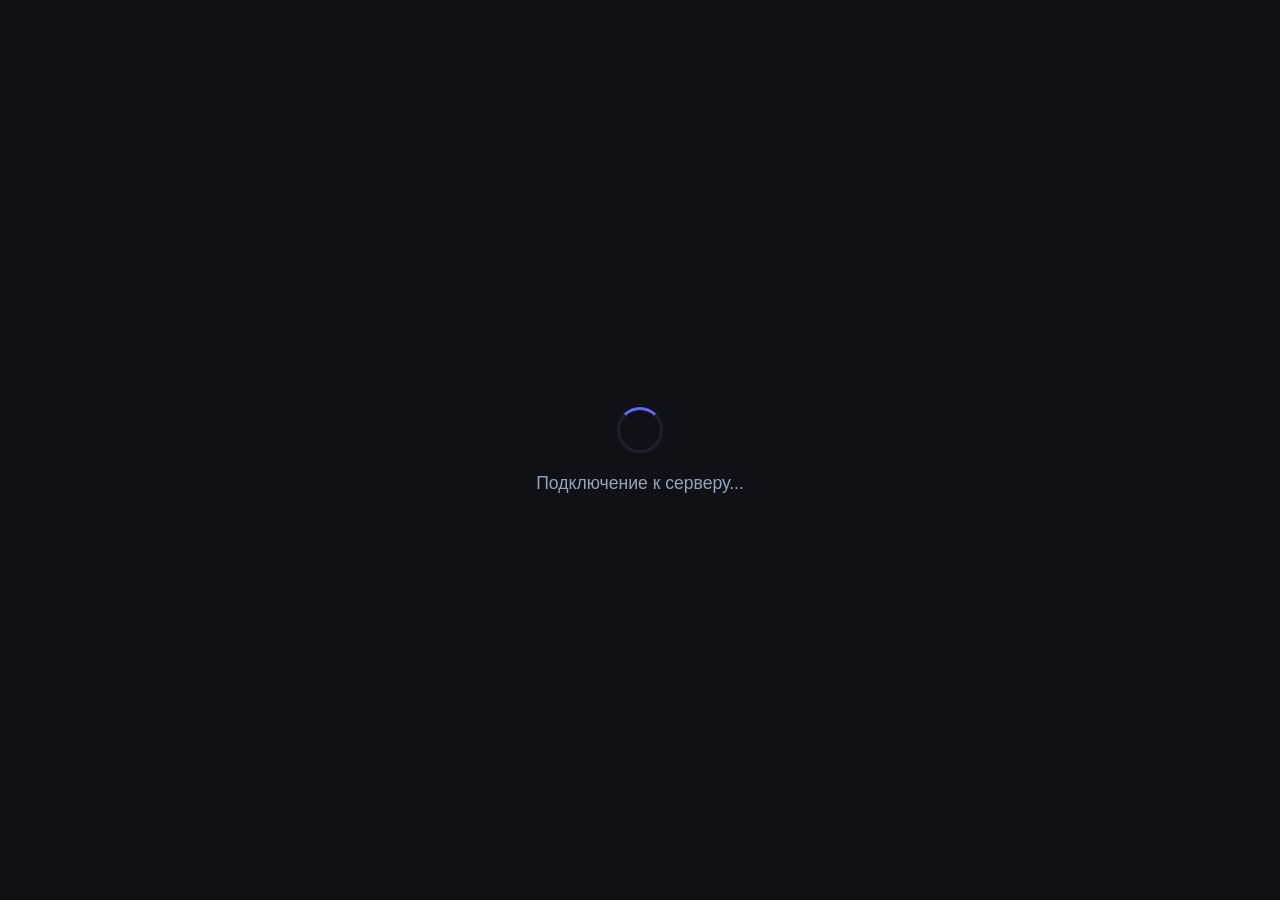
<file: migrate.html>
<!DOCTYPE html>
<html lang="ru">
<head>
<meta charset="UTF-8">
<title>BM Database — запуск...</title>
<style>
  body {
    margin: 0; background: #0f1117;
    display: flex; align-items: center; justify-content: center;
    height: 100vh; font-family: -apple-system, BlinkMacSystemFont, "Segoe UI", sans-serif;
    color: #e2e8f0;
  }
  .box { text-align: center; }
  .spinner {
    width: 40px; height: 40px;
    border: 3px solid #1e2030;
    border-top-color: #6366f1;
    border-radius: 50%;
    animation: spin 0.8s linear infinite;
    margin: 0 auto 20px;
  }
  @keyframes spin { to { transform: rotate(360deg); } }
  h2 { font-size: 1.1rem; font-weight: 500; color: #94a3b8; margin: 0; }
</style>
</head>
<body>
<div class="box">
  <div class="spinner"></div>
  <h2 id="status">Запуск BM Database...</h2>
</div>
<script>
const STORAGE_KEY = "bm-database-v1";
const SERVER      = "http://localhost:8080";

async function run() {
  const statusEl = document.getElementById("status");

  // 1. Wait for server to be available
  statusEl.textContent = "Подключение к серверу...";
  let serverReady = false;
  for (let i = 0; i < 10; i++) {
    try {
      const res = await fetch(SERVER + "/api/data", { mode: "cors" });
      if (res.ok) { serverReady = true; break; }
    } catch { /* not ready yet */ }
    await new Promise(r => setTimeout(r, 500));
  }

  if (!serverReady) {
    statusEl.textContent = "Сервер не запущен. Откройте «Запустить BM Database.bat» от имени Администратора.";
    return;
  }

  // 2. Check if server already has data
  try {
    const res  = await fetch(SERVER + "/api/data", { mode: "cors" });
    const json = await res.json();
    if (json.isSetup) {
      // Server already has data — go straight there
      window.location.href = SERVER;
      return;
    }
  } catch { /* ignore */ }

  // 3. Try to migrate data from this browser's localStorage (file:// origin)
  const localRaw = localStorage.getItem(STORAGE_KEY);
  if (localRaw) {
    statusEl.textContent = "Перенос данных на сервер...";
    try {
      await fetch(SERVER + "/api/data", {
        method: "POST",
        mode: "cors",
        headers: { "Content-Type": "application/json" },
        body: localRaw,
      });
      // Clear old localStorage after successful migration
      localStorage.removeItem(STORAGE_KEY);
      statusEl.textContent = "Готово! Перенаправление...";
    } catch {
      statusEl.textContent = "Ошибка переноса. Попробуйте снова.";
      return;
    }
  }

  // 4. Go to the app
  window.location.href = SERVER;
}

run();
</script>
</body>
</html>
</file>
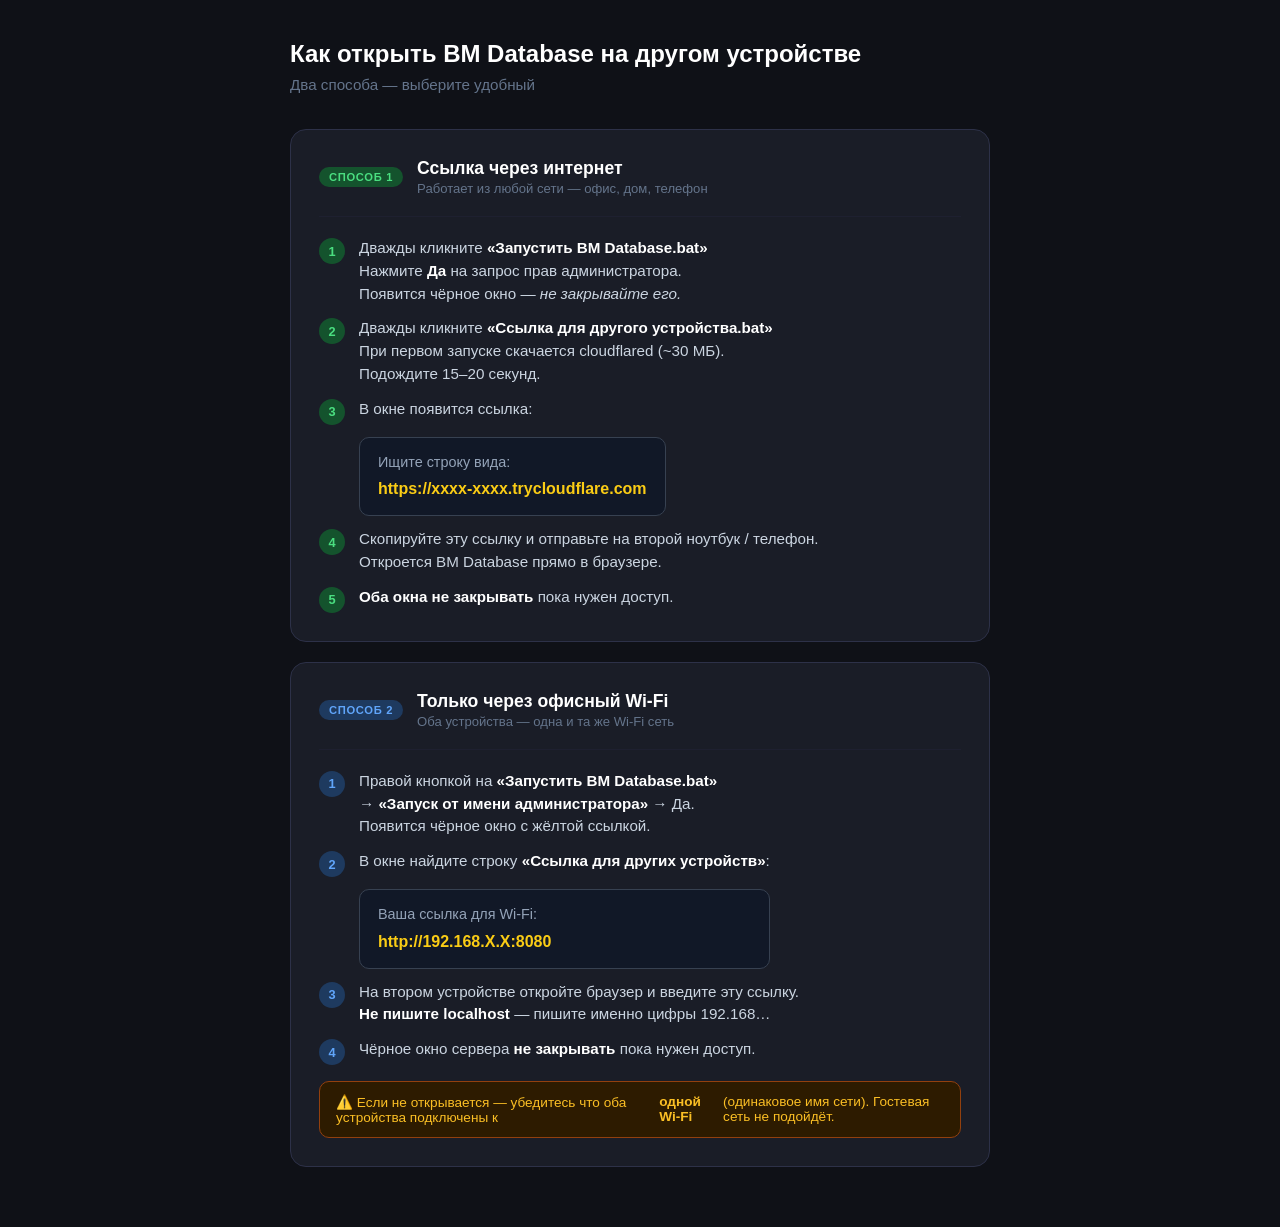
<file: ╨┐╤Г╨▒╨╗╨╕╨║╨░╤Ж╨╕╤П.html>
<!DOCTYPE html>
<html lang="ru">
<head>
<meta charset="UTF-8">
<meta name="viewport" content="width=device-width, initial-scale=1.0">
<title>Как открыть BM Database на другом устройстве</title>
<style>
  * { box-sizing: border-box; margin: 0; padding: 0; }
  body {
    font-family: -apple-system, BlinkMacSystemFont, "Segoe UI", sans-serif;
    background: #0f1117;
    color: #e2e8f0;
    min-height: 100vh;
    padding: 40px 20px;
  }
  .page { max-width: 700px; margin: 0 auto; }

  h1 {
    font-size: 1.5rem;
    font-weight: 700;
    color: #fff;
    margin-bottom: 8px;
  }
  .subtitle {
    color: #64748b;
    font-size: 0.95rem;
    margin-bottom: 36px;
  }

  .method {
    background: #1a1d27;
    border: 1px solid #2d3148;
    border-radius: 16px;
    padding: 28px;
    margin-bottom: 20px;
  }
  .method-header {
    display: flex;
    align-items: center;
    gap: 14px;
    margin-bottom: 20px;
  }
  .badge {
    font-size: 0.7rem;
    font-weight: 700;
    text-transform: uppercase;
    letter-spacing: 0.06em;
    padding: 4px 10px;
    border-radius: 20px;
    flex-shrink: 0;
  }
  .badge-green  { background: #14532d; color: #4ade80; }
  .badge-blue   { background: #1e3a5f; color: #60a5fa; }

  .method-title {
    font-size: 1.1rem;
    font-weight: 600;
    color: #fff;
  }
  .method-note {
    font-size: 0.82rem;
    color: #64748b;
    margin-top: 2px;
  }

  .steps { list-style: none; display: flex; flex-direction: column; gap: 12px; }
  .step {
    display: flex;
    gap: 14px;
    align-items: flex-start;
  }
  .step-num {
    width: 26px;
    height: 26px;
    border-radius: 50%;
    display: flex;
    align-items: center;
    justify-content: center;
    font-size: 0.8rem;
    font-weight: 700;
    flex-shrink: 0;
    margin-top: 1px;
  }
  .num-green { background: #14532d; color: #4ade80; }
  .num-blue  { background: #1e3a5f; color: #60a5fa; }

  .step-text { font-size: 0.95rem; color: #cbd5e1; line-height: 1.5; }
  .step-text strong { color: #fff; }

  .highlight-box {
    background: #111827;
    border: 1px solid #374151;
    border-radius: 10px;
    padding: 14px 18px;
    margin-top: 16px;
    font-size: 0.9rem;
    color: #94a3b8;
  }
  .highlight-box .link {
    color: #facc15;
    font-weight: 600;
    font-size: 1rem;
    display: block;
    margin-top: 4px;
  }

  .warning {
    background: #2d1b00;
    border: 1px solid #92400e;
    border-radius: 10px;
    padding: 12px 16px;
    margin-top: 16px;
    font-size: 0.85rem;
    color: #fbbf24;
    display: flex;
    gap: 10px;
    align-items: flex-start;
  }

  .divider {
    border: none;
    border-top: 1px solid #1e2030;
    margin: 8px 0 20px;
  }

  code {
    background: #0d1117;
    border: 1px solid #30363d;
    border-radius: 5px;
    padding: 2px 7px;
    font-family: "Consolas", monospace;
    font-size: 0.88em;
    color: #e6edf3;
  }
</style>
</head>
<body>
<div class="page">

  <h1>Как открыть BM Database на другом устройстве</h1>
  <p class="subtitle">Два способа — выберите удобный</p>

  <!-- СПОСОБ 1 -->
  <div class="method">
    <div class="method-header">
      <span class="badge badge-green">Способ 1</span>
      <div>
        <div class="method-title">Ссылка через интернет</div>
        <div class="method-note">Работает из любой сети — офис, дом, телефон</div>
      </div>
    </div>
    <hr class="divider">
    <ul class="steps">
      <li class="step">
        <div class="step-num num-green">1</div>
        <div class="step-text">
          Дважды кликните <strong>«Запустить BM Database.bat»</strong><br>
          Нажмите <strong>Да</strong> на запрос прав администратора.<br>
          Появится чёрное окно — <em>не закрывайте его.</em>
        </div>
      </li>
      <li class="step">
        <div class="step-num num-green">2</div>
        <div class="step-text">
          Дважды кликните <strong>«Ссылка для другого устройства.bat»</strong><br>
          При первом запуске скачается cloudflared (~30 МБ).<br>
          Подождите 15–20 секунд.
        </div>
      </li>
      <li class="step">
        <div class="step-num num-green">3</div>
        <div class="step-text">
          В окне появится ссылка:
          <div class="highlight-box">
            Ищите строку вида:<br>
            <span class="link">https://xxxx-xxxx.trycloudflare.com</span>
          </div>
        </div>
      </li>
      <li class="step">
        <div class="step-num num-green">4</div>
        <div class="step-text">
          Скопируйте эту ссылку и отправьте на второй ноутбук / телефон.<br>
          Откроется BM Database прямо в браузере.
        </div>
      </li>
      <li class="step">
        <div class="step-num num-green">5</div>
        <div class="step-text">
          <strong>Оба окна не закрывать</strong> пока нужен доступ.
        </div>
      </li>
    </ul>
  </div>

  <!-- СПОСОБ 2 -->
  <div class="method">
    <div class="method-header">
      <span class="badge badge-blue">Способ 2</span>
      <div>
        <div class="method-title">Только через офисный Wi-Fi</div>
        <div class="method-note">Оба устройства — одна и та же Wi-Fi сеть</div>
      </div>
    </div>
    <hr class="divider">
    <ul class="steps">
      <li class="step">
        <div class="step-num num-blue">1</div>
        <div class="step-text">
          Правой кнопкой на <strong>«Запустить BM Database.bat»</strong><br>
          → <strong>«Запуск от имени администратора»</strong> → Да.<br>
          Появится чёрное окно с жёлтой ссылкой.
        </div>
      </li>
      <li class="step">
        <div class="step-num num-blue">2</div>
        <div class="step-text">
          В окне найдите строку <strong>«Ссылка для других устройств»</strong>:
          <div class="highlight-box">
            Ваша ссылка для Wi-Fi:<br>
            <span class="link">http://192.168.X.X:8080</span>
          </div>
        </div>
      </li>
      <li class="step">
        <div class="step-num num-blue">3</div>
        <div class="step-text">
          На втором устройстве откройте браузер и введите эту ссылку.<br>
          <strong>Не пишите localhost</strong> — пишите именно цифры 192.168…
        </div>
      </li>
      <li class="step">
        <div class="step-num num-blue">4</div>
        <div class="step-text">
          Чёрное окно сервера <strong>не закрывать</strong> пока нужен доступ.
        </div>
      </li>
    </ul>
    <div class="warning">
      ⚠️ Если не открывается — убедитесь что оба устройства подключены к <strong>одной Wi-Fi</strong>
      (одинаковое имя сети). Гостевая сеть не подойдёт.
    </div>
  </div>

</div>
</body>
</html>
</file>
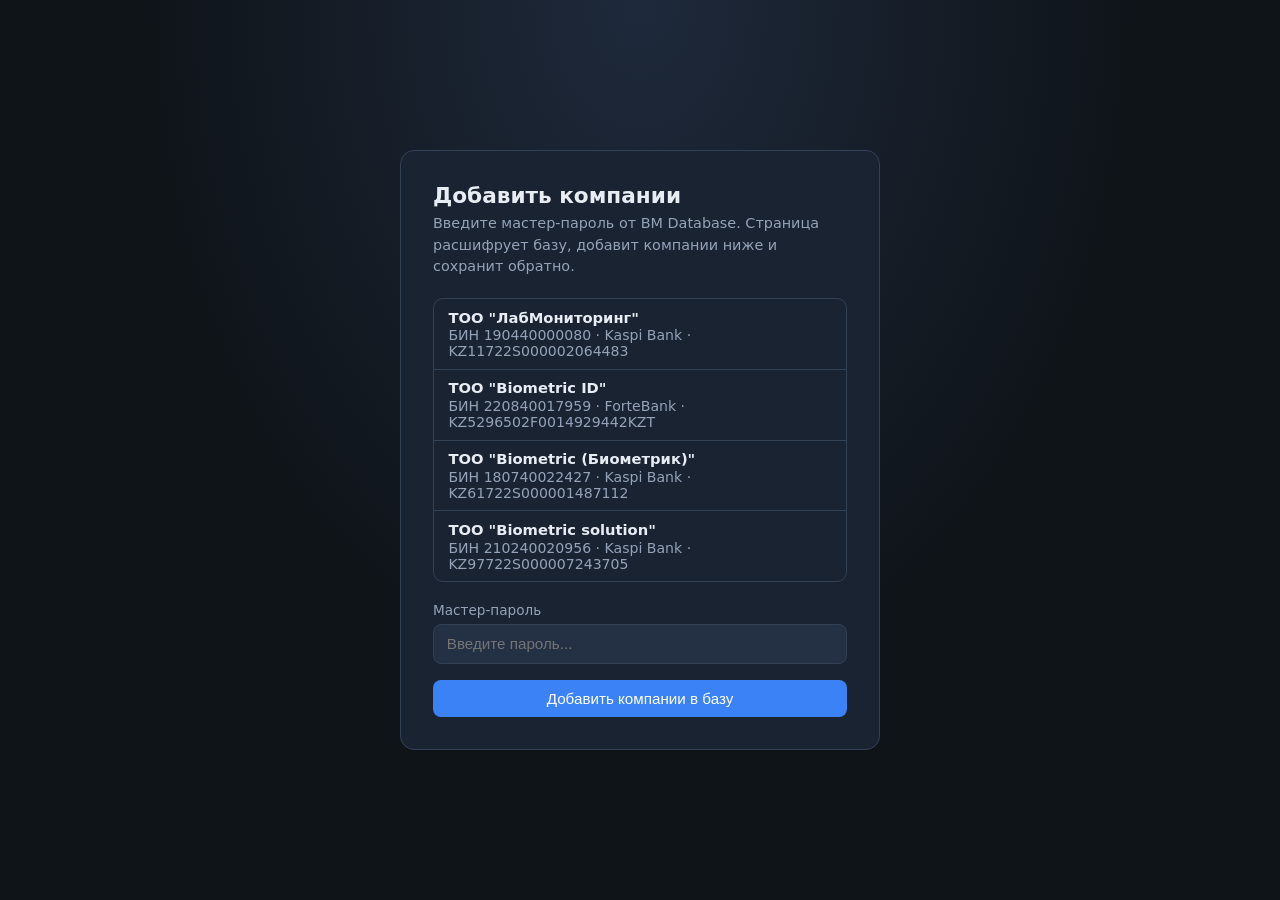
<file: ╨┤╨╛╨▒╨░╨▓╨╕╤В╤М-╨║╨╛╨╝╨┐╨░╨╜╨╕╨╕.html>
<!DOCTYPE html>
<html lang="ru">
<head>
  <meta charset="UTF-8" />
  <meta name="viewport" content="width=device-width, initial-scale=1.0" />
  <title>Добавить компании — BM Database</title>
  <style>
    :root {
      --bg: #0f1419;
      --surface: #1a2332;
      --surface-2: #243044;
      --border: #334155;
      --text: #e8edf4;
      --muted: #94a3b8;
      --accent: #3b82f6;
      --success: #22c55e;
      --danger: #ef4444;
      --radius: 14px;
    }
    * { box-sizing: border-box; margin: 0; padding: 0; }
    body {
      font-family: "Segoe UI", system-ui, sans-serif;
      background: radial-gradient(ellipse at top, #1e293b 0%, var(--bg) 55%);
      color: var(--text);
      min-height: 100vh;
      display: grid;
      place-items: center;
      padding: 1.5rem;
    }
    .card {
      background: var(--surface);
      border: 1px solid var(--border);
      border-radius: var(--radius);
      padding: 2rem;
      width: min(480px, 100%);
    }
    h1 { font-size: 1.35rem; margin-bottom: 0.35rem; }
    p { color: var(--muted); font-size: 0.9rem; margin-bottom: 1.25rem; line-height: 1.5; }
    label { display: block; font-size: 0.85rem; color: var(--muted); margin-bottom: 0.35rem; }
    input {
      width: 100%; padding: 0.65rem 0.8rem; border-radius: 8px;
      border: 1px solid var(--border); background: var(--surface-2);
      color: var(--text); font-size: 0.95rem; margin-bottom: 1rem;
    }
    input:focus { outline: 2px solid var(--accent); border-color: transparent; }
    button {
      cursor: pointer; border: none; border-radius: 8px;
      font-size: 0.95rem; padding: 0.65rem 1rem;
      background: var(--accent); color: white; width: 100%;
      transition: opacity 0.15s;
    }
    button:hover { opacity: 0.88; }
    button:disabled { opacity: 0.45; cursor: default; }
    .status {
      margin-top: 1rem; padding: 0.75rem; border-radius: 8px;
      font-size: 0.9rem; display: none;
    }
    .status.ok { background: rgba(34,197,94,0.15); border: 1px solid rgba(34,197,94,0.4); color: #86efac; }
    .status.err { background: rgba(239,68,68,0.15); border: 1px solid rgba(239,68,68,0.4); color: #fca5a5; }
    .company-list {
      margin-bottom: 1.25rem;
      border: 1px solid var(--border); border-radius: 10px;
      overflow: hidden;
    }
    .company-item {
      padding: 0.6rem 0.9rem;
      border-bottom: 1px solid var(--border);
      font-size: 0.88rem;
    }
    .company-item:last-child { border-bottom: none; }
    .company-item strong { display: block; font-size: 0.92rem; margin-bottom: 0.1rem; }
    .company-item span { color: var(--muted); }
  </style>
</head>
<body>
<div class="card">
  <h1>Добавить компании</h1>
  <p>Введите мастер-пароль от BM Database. Страница расшифрует базу, добавит компании ниже и сохранит обратно.</p>

  <div class="company-list">
    <div class="company-item">
      <strong>ТОО "ЛабМониторинг"</strong>
      <span>БИН 190440000080 · Kaspi Bank · KZ11722S000002064483</span>
    </div>
    <div class="company-item">
      <strong>ТОО "Biometric ID"</strong>
      <span>БИН 220840017959 · ForteBank · KZ5296502F0014929442KZT</span>
    </div>
    <div class="company-item">
      <strong>ТОО "Biometric (Биометрик)"</strong>
      <span>БИН 180740022427 · Kaspi Bank · KZ61722S000001487112</span>
    </div>
    <div class="company-item">
      <strong>ТОО "Biometric solution"</strong>
      <span>БИН 210240020956 · Kaspi Bank · KZ97722S000007243705</span>
    </div>
  </div>

  <label for="password">Мастер-пароль</label>
  <input type="password" id="password" placeholder="Введите пароль..." />
  <button id="run-btn">Добавить компании в базу</button>
  <div class="status" id="status"></div>
</div>

<script src="js/crypto.js"></script>
<script>
const NEW_COMPANIES = [
  {
    name: 'ТОО "ЛабМониторинг"',
    address: "Казахстан, Алматы, проспект Нурсултан Назарбаев, здание 281",
    binIin: "190440000080",
    bank: 'АО "KASPI BANK"',
    bik: "CASPKZKA",
    kbe: "17",
    accountNumber: "KZ11722S000002064483",
  },
  {
    name: 'ТОО "Biometric ID"',
    address: "050000, КАЗАХСТАН, АЛМАТЫ г, БОСТАНДЫКСКИЙ р-н, КОКТЕМ-2 мкр, дом 8, кв 50",
    binIin: "220840017959",
    bank: 'АО "ForteBank"',
    bik: "IRTYKZKA",
    kbe: "17",
    accountNumber: "KZ5296502F0014929442KZT",
  },
  {
    name: 'ТОО "Biometric (Биометрик)"',
    address: "Казахстан, Алматы, Сейфуллина, дом 163 А",
    binIin: "180740022427",
    bank: 'АО "KASPI BANK"',
    bik: "CASPKZKA",
    kbe: "17",
    accountNumber: "KZ61722S000001487112",
  },
  {
    name: 'ТОО "Biometric solution"',
    address: "Казахстан, Алматы, Проспект Райымбек, дом 417А",
    binIin: "210240020956",
    bank: 'АО "KASPI BANK"',
    bik: "CASPKZKA",
    kbe: "17",
    accountNumber: "KZ97722S000007243705",
  },
];

const STORAGE_KEY = "bm-database-v1";

function uuid() {
  return crypto.randomUUID();
}

function setStatus(msg, type) {
  const el = document.getElementById("status");
  el.textContent = msg;
  el.className = "status " + type;
  el.style.display = "block";
}

document.getElementById("run-btn").addEventListener("click", async () => {
  const password = document.getElementById("password").value;
  if (!password || password.length < 8) {
    setStatus("Пароль должен быть не менее 8 символов.", "err");
    return;
  }

  const btn = document.getElementById("run-btn");
  btn.disabled = true;
  btn.textContent = "Обработка...";

  try {
    const raw = localStorage.getItem(STORAGE_KEY);
    if (!raw) {
      setStatus("База данных не найдена. Сначала откройте BM Database и создайте базу.", "err");
      btn.disabled = false;
      btn.textContent = "Добавить компании в базу";
      return;
    }

    const saved = JSON.parse(raw);
    if (!saved.isSetup || !saved.encryptedPayload) {
      setStatus("База не инициализирована.", "err");
      btn.disabled = false;
      btn.textContent = "Добавить компании в базу";
      return;
    }

    // Decrypt
    const plaintext = await CryptoModule.decrypt(password, saved.encryptedPayload);
    const data = JSON.parse(plaintext);

    if (!Array.isArray(data.companies)) data.companies = [];

    // Check for duplicates by БИН and add only new ones
    let added = 0;
    for (const company of NEW_COMPANIES) {
      const alreadyExists = data.companies.some(
        (c) => c.binIin === company.binIin || c.name === company.name
      );
      if (!alreadyExists) {
        data.companies.push({ id: uuid(), ...company });
        added++;
      }
    }

    if (added === 0) {
      setStatus("Все компании уже есть в базе — ничего не добавлено.", "ok");
      btn.disabled = false;
      btn.textContent = "Добавить компании в базу";
      return;
    }

    // Re-encrypt and save
    const newPlaintext = JSON.stringify(data);
    const encryptedPayload = await CryptoModule.encrypt(password, newPlaintext);
    localStorage.setItem(STORAGE_KEY, JSON.stringify({ isSetup: true, encryptedPayload }));

    setStatus(`Готово! Добавлено компаний: ${added}. Вернитесь в BM Database и обновите страницу (F5).`, "ok");
    btn.textContent = "✓ Выполнено";
  } catch (err) {
    setStatus("Ошибка: " + (err.message || "Неверный пароль или повреждённые данные."), "err");
    btn.disabled = false;
    btn.textContent = "Добавить компании в базу";
  }
});
</script>
</body>
</html>
</file>
